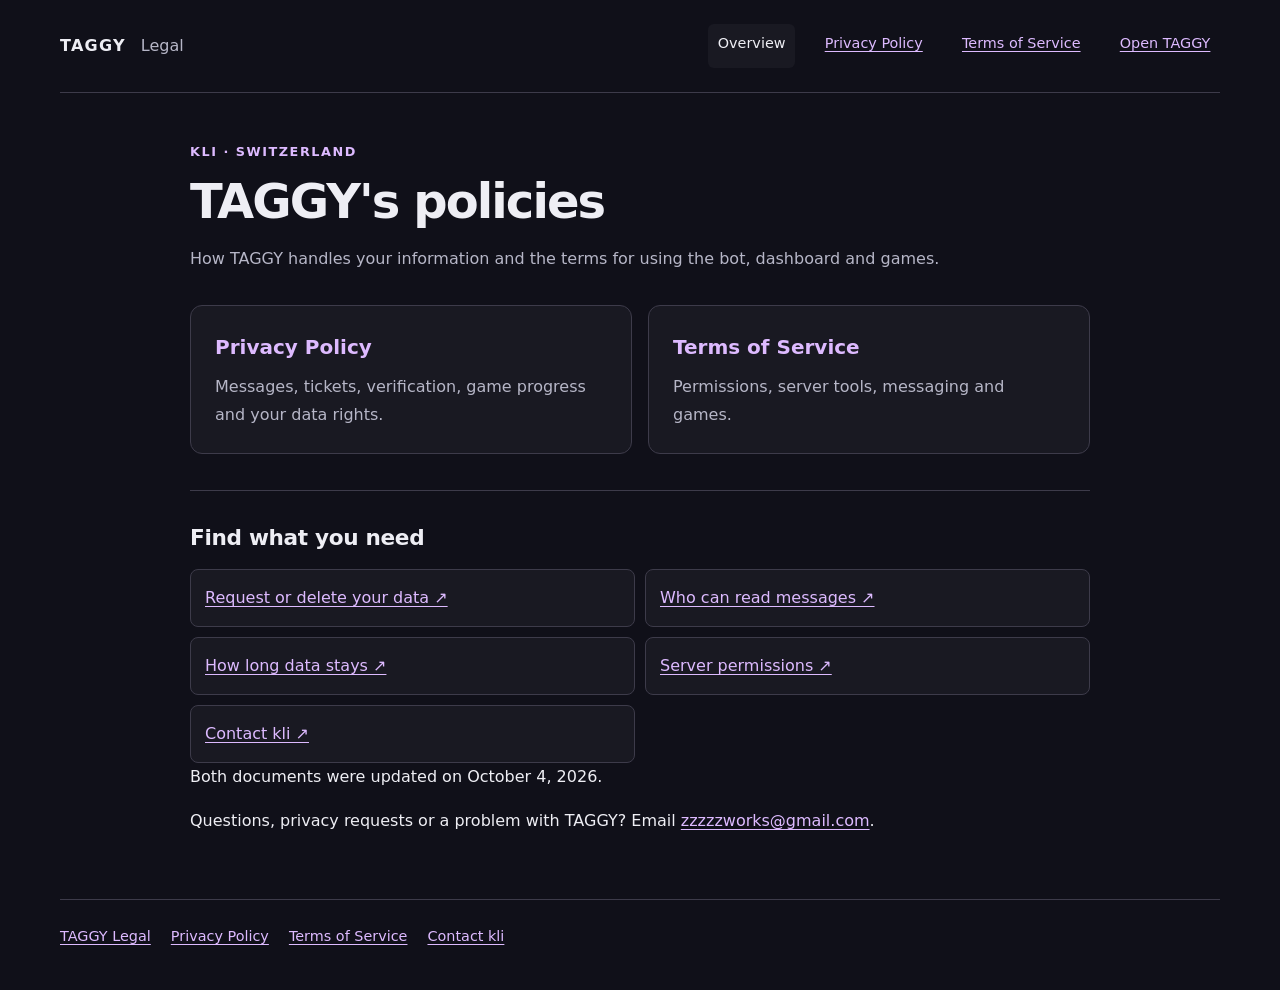
<file: index.html>
<!doctype html>
<html lang="en">
<head>
  <meta charset="utf-8">
  <meta name="viewport" content="width=device-width, initial-scale=1">
  <meta name="description" content="TAGGY's Privacy Policy, Terms of Service and contact details for kli.">
  <title>Legal | TAGGY</title>
  <link rel="stylesheet" href="legal.css">
</head>
<body>
  <a class="skip-link" href="#main-content">Skip to content</a>
  <header class="site-header">
    <a class="brand" href="index.html">TAGGY <span>Legal</span></a>
    <nav aria-label="Main navigation"><a href="index.html" aria-current="page">Overview</a><a href="privacy.html">Privacy Policy</a><a href="terms.html">Terms of Service</a><a href="https://lojjkli.site/taggy/">Open TAGGY</a></nav>
  </header>
  <main id="main-content" tabindex="-1">

    <p class="eyebrow">kli · Switzerland</p>
    <h1>TAGGY's policies</h1>
    <p class="muted">How TAGGY handles your information and the terms for using the bot, dashboard and games.</p>
    <div class="document-links">
      <a class="document-card" href="privacy.html"><strong>Privacy Policy</strong><span>Messages, tickets, verification, game progress and your data rights.</span></a>
      <a class="document-card" href="terms.html"><strong>Terms of Service</strong><span>Permissions, server tools, messaging and games.</span></a>
    </div>
    <section class="quick-links"><h2>Find what you need</h2><div class="quick-grid"><a href="privacy.html#rights">Request or delete your data ↗</a><a href="privacy.html#access">Who can read messages ↗</a><a href="privacy.html#retention">How long data stays ↗</a><a href="terms.html#permissions">Server permissions ↗</a><a href="mailto:zzzzzworks@gmail.com">Contact kli ↗</a></div></section>
    <p>Both documents were updated on <time datetime="2026-10-04">October 4, 2026</time>.</p>
    <p>Questions, privacy requests or a problem with TAGGY? Email <a href="mailto:zzzzzworks@gmail.com">zzzzzworks@gmail.com</a>.</p>
  </main>
  <footer><a href="index.html">TAGGY Legal</a><a href="privacy.html">Privacy Policy</a><a href="terms.html">Terms of Service</a><a href="mailto:zzzzzworks@gmail.com">Contact kli</a></footer>
</body>
</html>
</file>
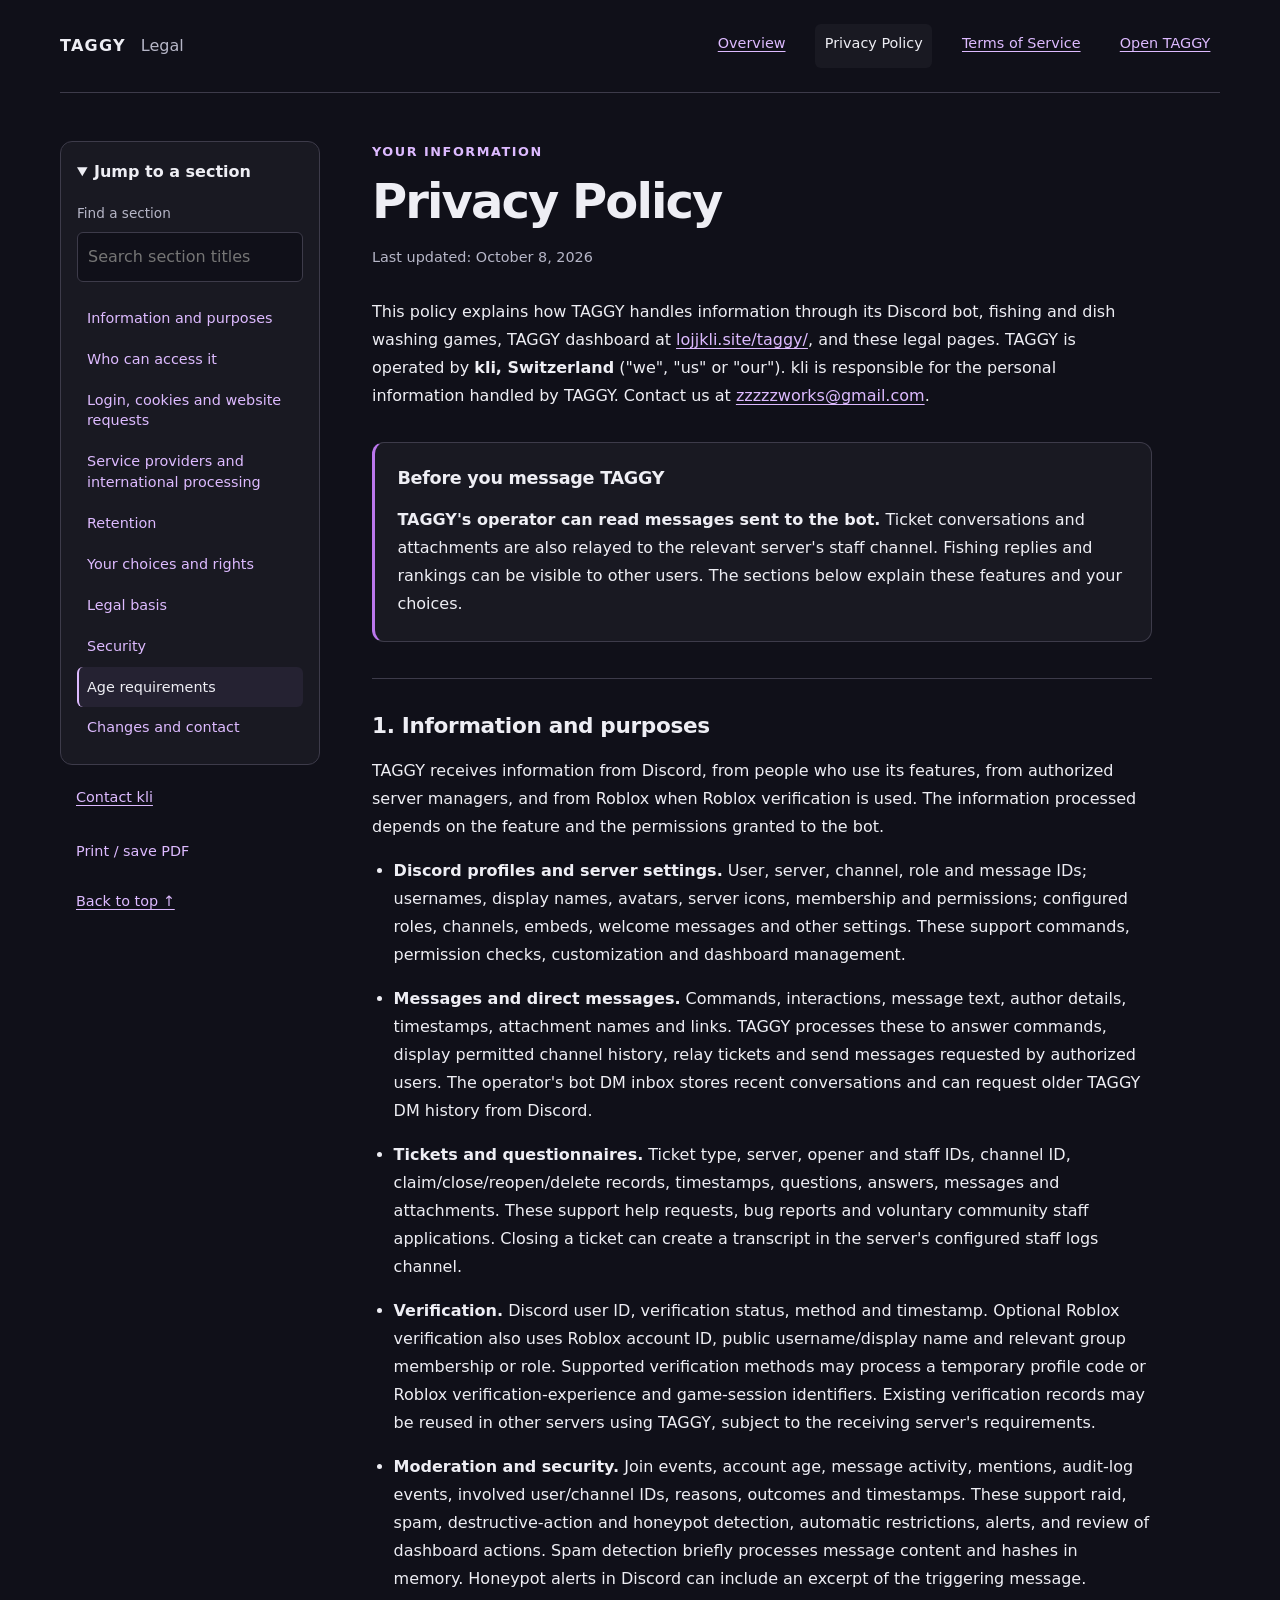
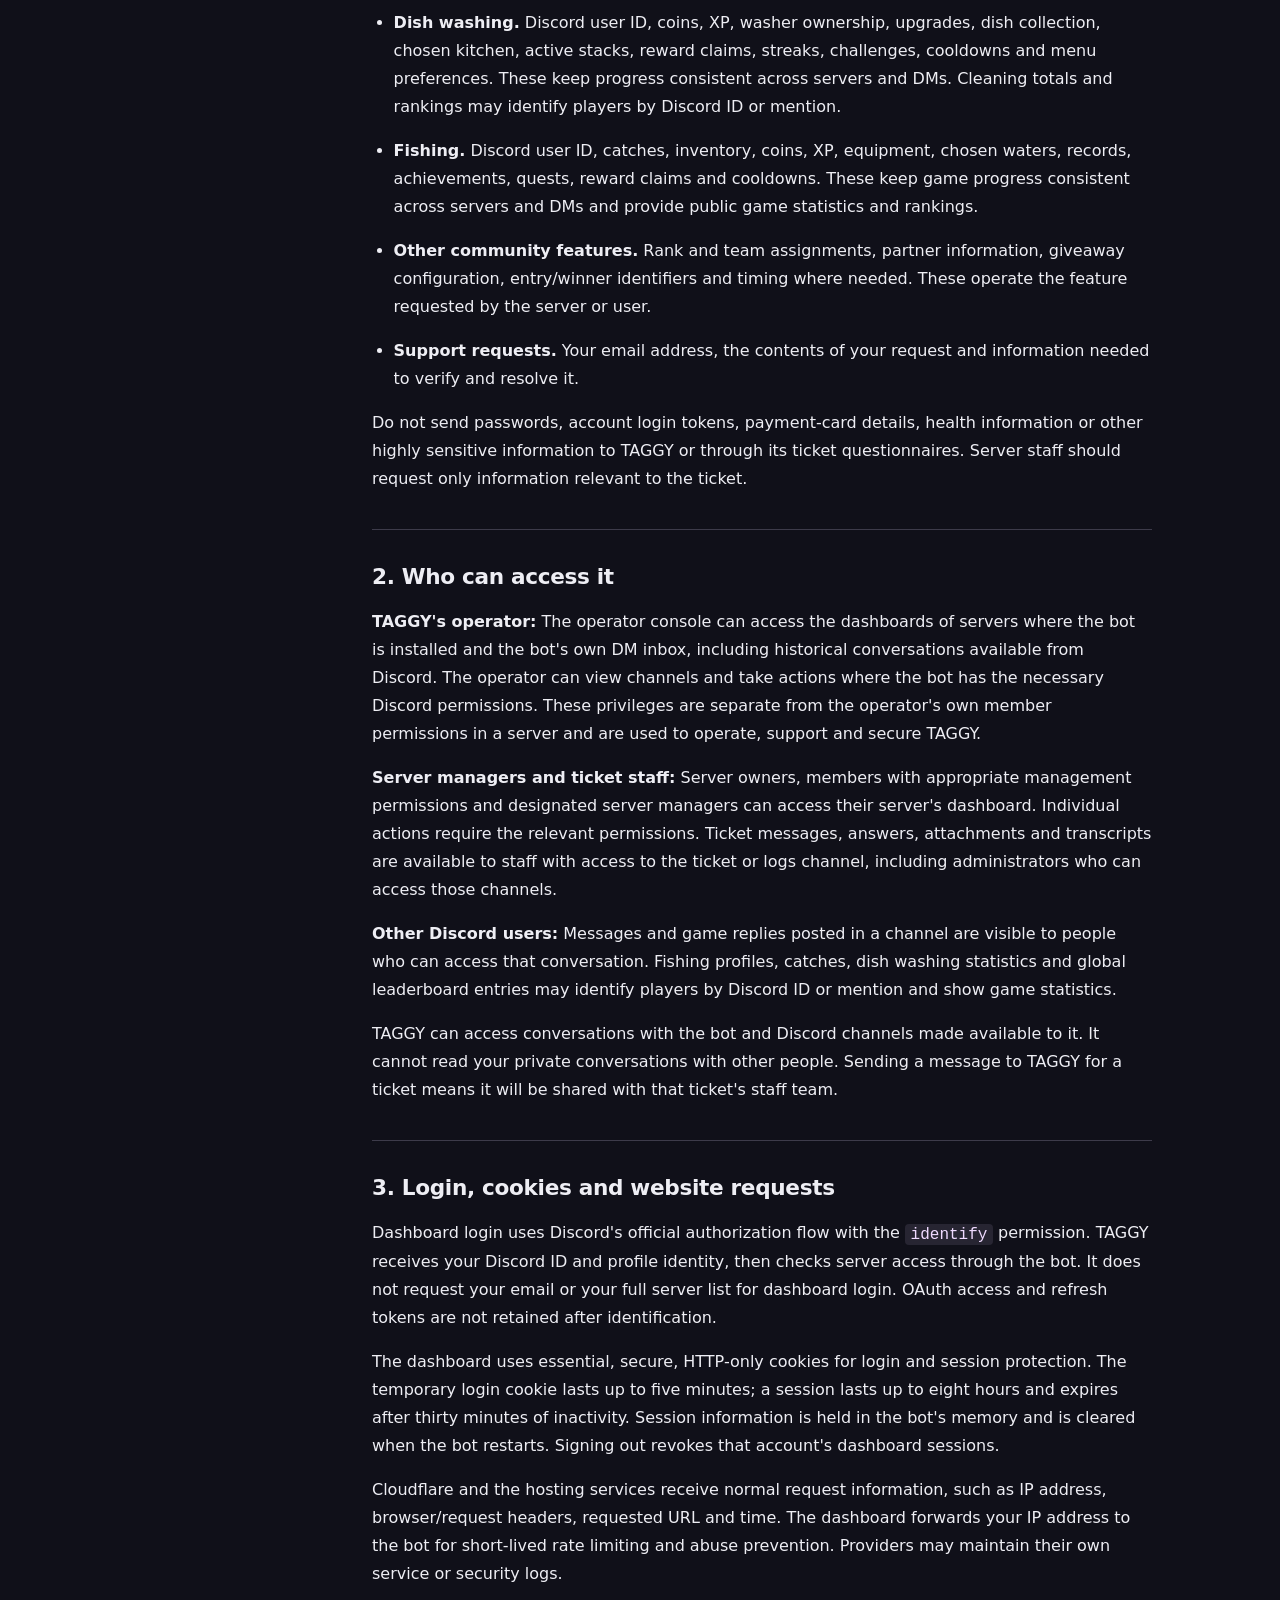
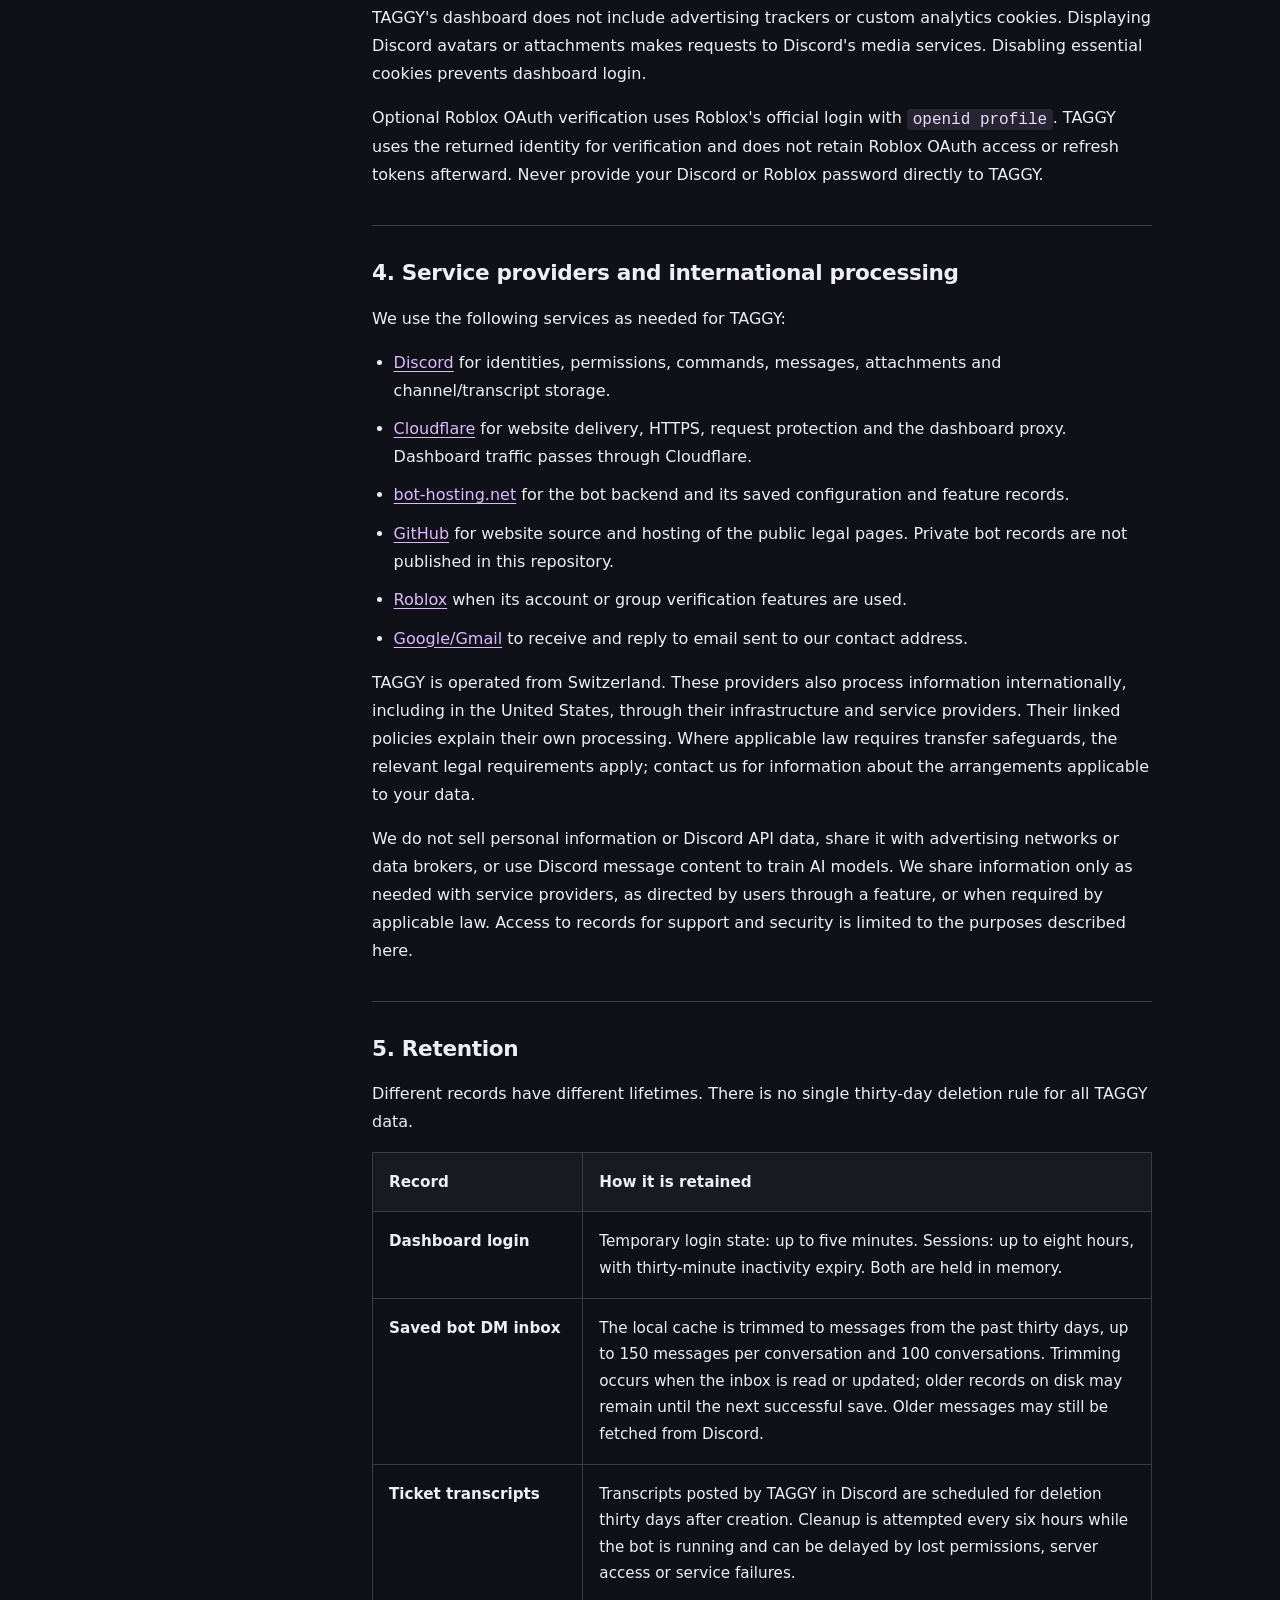
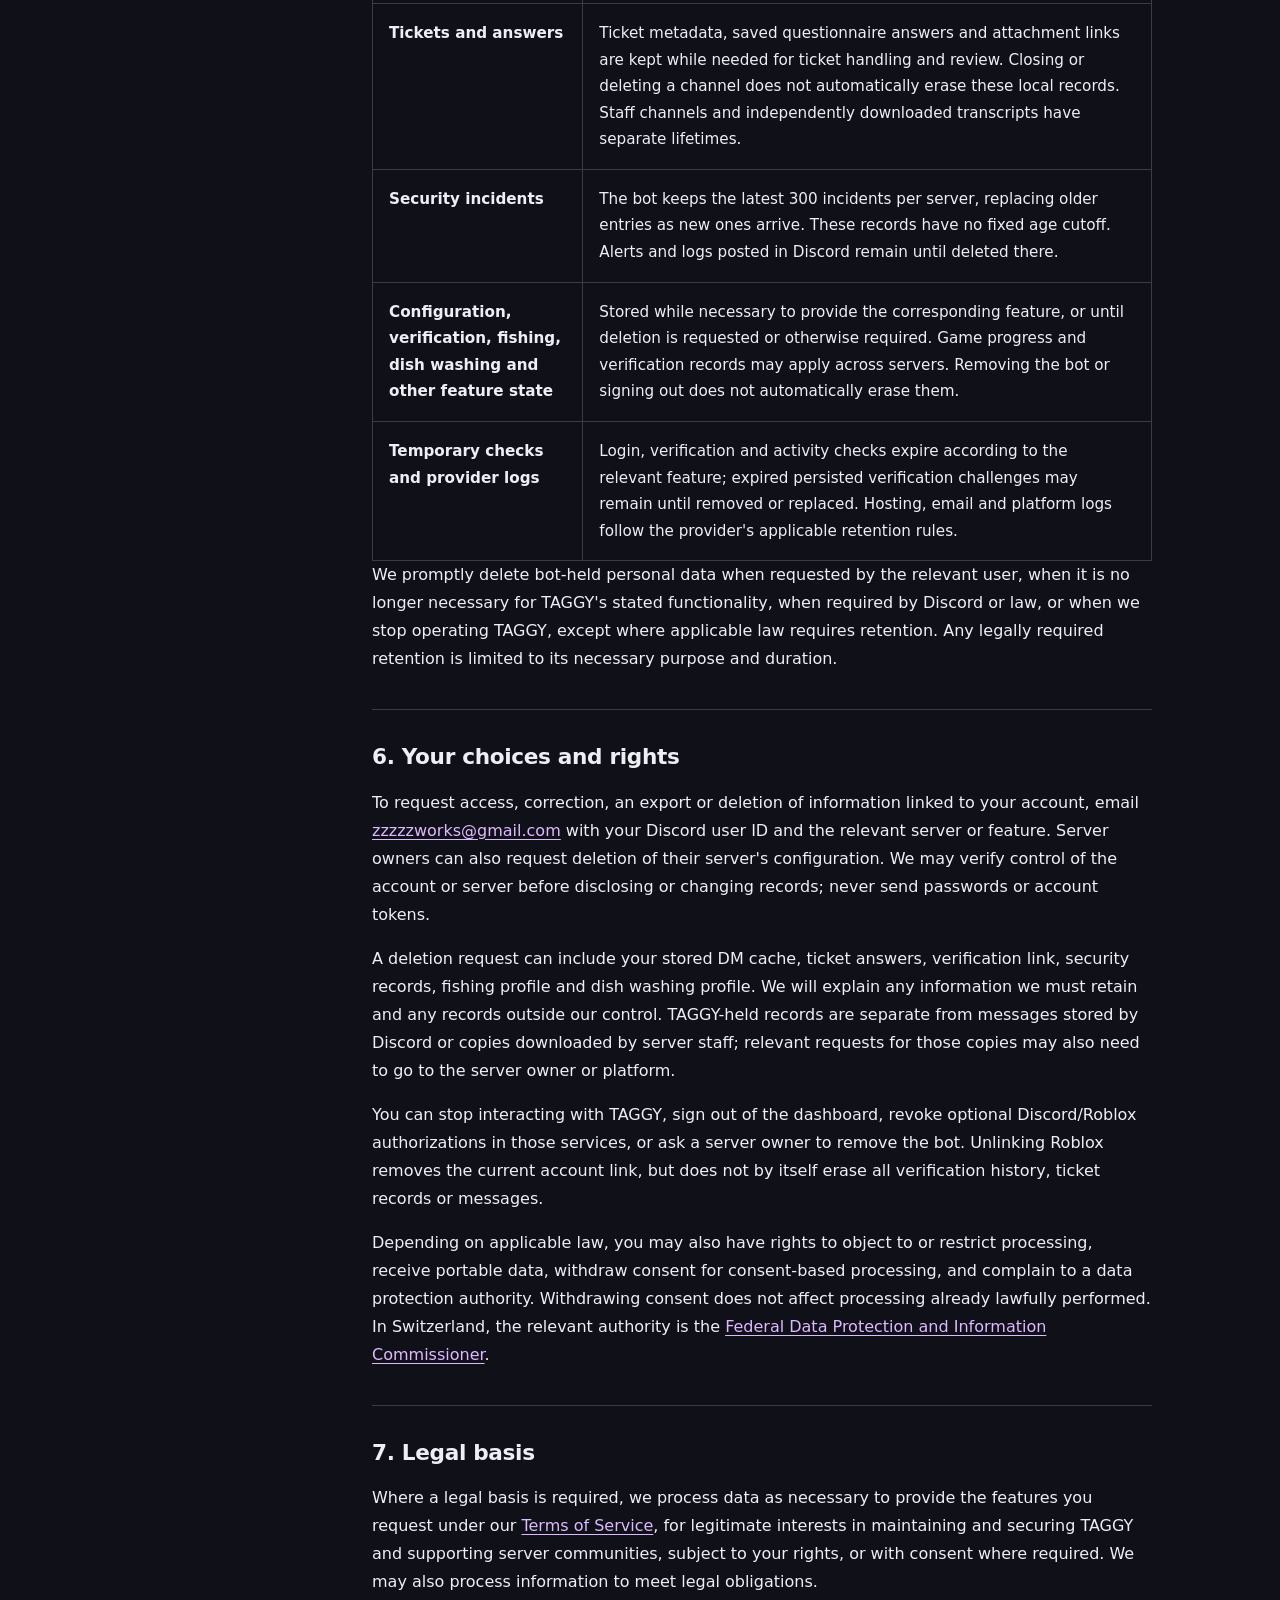
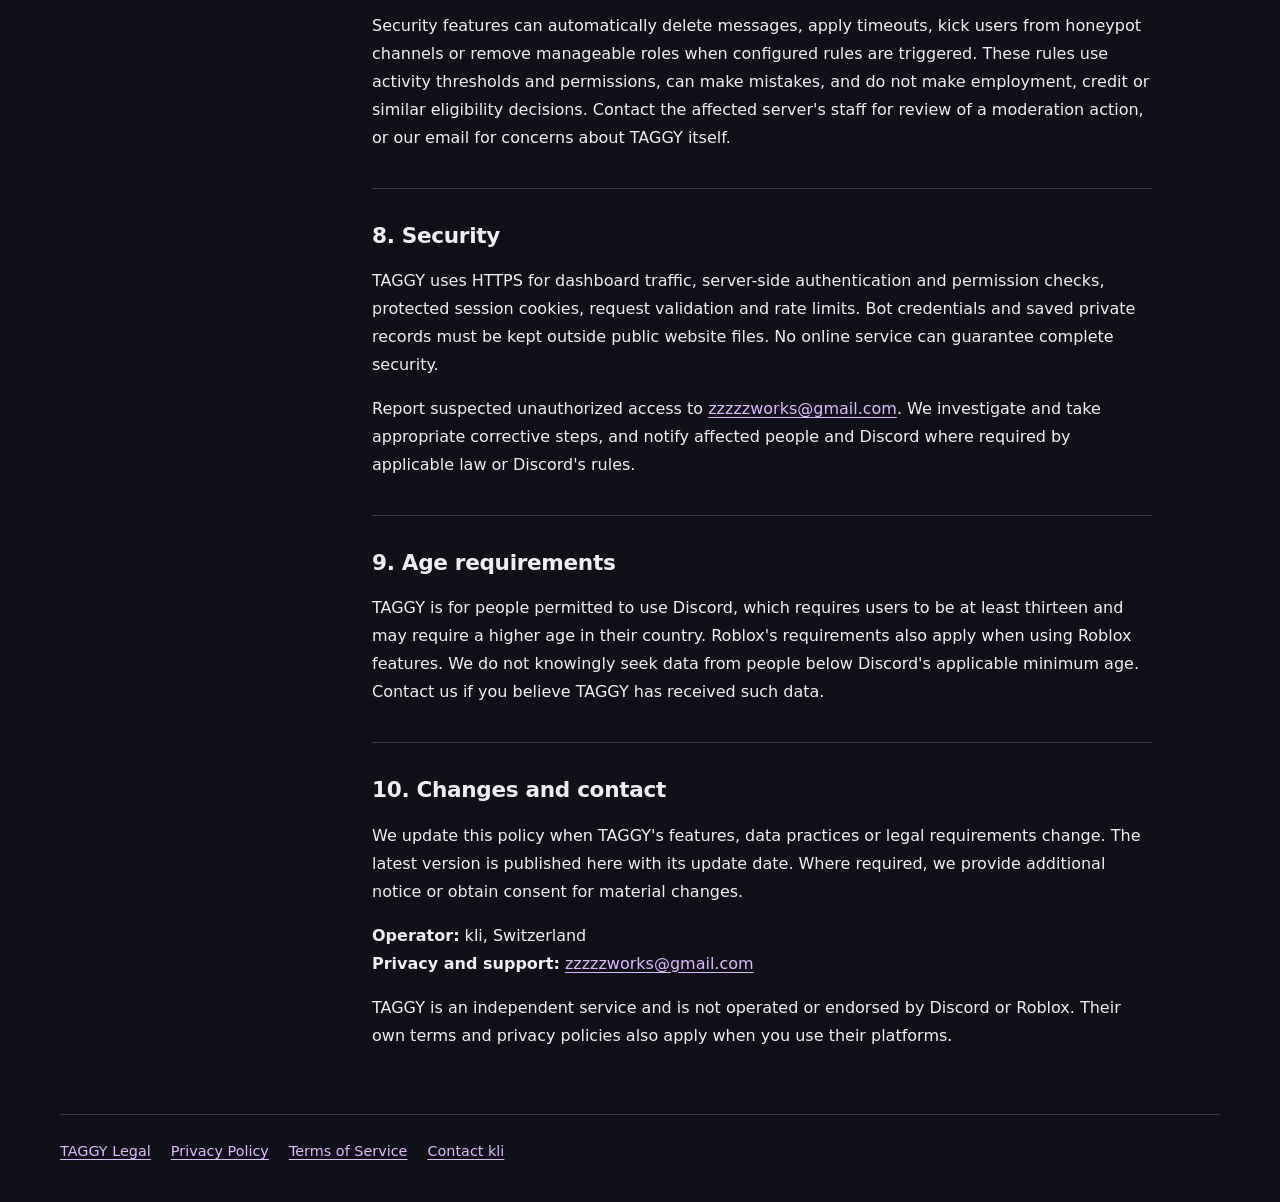
<file: privacy.html>
<!doctype html>
<html lang="en">
<head>
  <meta charset="utf-8">
  <meta name="viewport" content="width=device-width, initial-scale=1">
  <meta name="description" content="How TAGGY handles Discord messages, tickets, verification, dashboard access and fishing data, and how to request deletion.">
  <title>Privacy Policy | TAGGY</title>
  <link rel="stylesheet" href="legal.css">
  <script src="legal.js" defer></script>
</head>
<body>
  <a class="skip-link" href="#main-content">Skip to content</a>
  <header class="site-header">
    <a class="brand" href="index.html">TAGGY <span>Legal</span></a>
    <nav aria-label="Main navigation"><a href="index.html">Overview</a><a href="privacy.html" aria-current="page">Privacy Policy</a><a href="terms.html">Terms of Service</a><a href="https://lojjkli.site/taggy/">Open TAGGY</a></nav>
  </header>
  <main class="legal-page" id="main-content" tabindex="-1"><div class="legal-layout"><aside class="legal-sidebar"><details class="section-menu"><summary>Jump to a section</summary><nav aria-label="On this page"><label class="section-search">Find a section<input type="search" id="section-search" placeholder="Search section titles" autocomplete="off"></label><ol>
      <li><a href="#information">Information and purposes</a></li>
      <li><a href="#access">Who can access it</a></li>
      <li><a href="#login">Login, cookies and website requests</a></li>
      <li><a href="#providers">Service providers and international processing</a></li>
      <li><a href="#retention">Retention</a></li>
      <li><a href="#rights">Your choices and rights</a></li>
      <li><a href="#legal-basis">Legal basis</a></li>
      <li><a href="#security">Security</a></li>
      <li><a href="#children">Age requirements</a></li>
      <li><a href="#changes">Changes and contact</a></li>
    </ol><p id="section-empty" hidden role="status">No sections found.</p></nav></details><div class="legal-actions"><a href="mailto:zzzzzworks@gmail.com">Contact kli</a><button type="button" id="print-policy">Print / save PDF</button><a href="#main-content">Back to top ↑</a></div></aside><article>

    <p class="eyebrow">Your information</p>
    <h1>Privacy Policy</h1>
    <p class="updated">Last updated: <time datetime="2026-10-08">October 8, 2026</time></p>
    <p>This policy explains how TAGGY handles information through its Discord bot, fishing and dish washing games, TAGGY dashboard at <a href="https://lojjkli.site/taggy/">lojjkli.site/taggy/</a>, and these legal pages. TAGGY is operated by <strong>kli, Switzerland</strong> ("we", "us" or "our"). kli is responsible for the personal information handled by TAGGY. Contact us at <a href="mailto:zzzzzworks@gmail.com">zzzzzworks@gmail.com</a>.</p>

    <aside class="callout" aria-label="Key privacy information">
      <h2>Before you message TAGGY</h2>
      <p><strong>TAGGY's operator can read messages sent to the bot.</strong> Ticket conversations and attachments are also relayed to the relevant server's staff channel. Fishing replies and rankings can be visible to other users. The sections below explain these features and your choices.</p>
    </aside>


    <section id="information">
      <h2>1. Information and purposes</h2>
      <p>TAGGY receives information from Discord, from people who use its features, from authorized server managers, and from Roblox when Roblox verification is used. The information processed depends on the feature and the permissions granted to the bot.</p>
      <ul class="feature-list">
        <li><strong>Discord profiles and server settings.</strong> User, server, channel, role and message IDs; usernames, display names, avatars, server icons, membership and permissions; configured roles, channels, embeds, welcome messages and other settings. These support commands, permission checks, customization and dashboard management.</li>
        <li><strong>Messages and direct messages.</strong> Commands, interactions, message text, author details, timestamps, attachment names and links. TAGGY processes these to answer commands, display permitted channel history, relay tickets and send messages requested by authorized users. The operator's bot DM inbox stores recent conversations and can request older TAGGY DM history from Discord.</li>
        <li><strong>Tickets and questionnaires.</strong> Ticket type, server, opener and staff IDs, channel ID, claim/close/reopen/delete records, timestamps, questions, answers, messages and attachments. These support help requests, bug reports and voluntary community staff applications. Closing a ticket can create a transcript in the server's configured staff logs channel.</li>
        <li><strong>Verification.</strong> Discord user ID, verification status, method and timestamp. Optional Roblox verification also uses Roblox account ID, public username/display name and relevant group membership or role. Supported verification methods may process a temporary profile code or Roblox verification-experience and game-session identifiers. Existing verification records may be reused in other servers using TAGGY, subject to the receiving server's requirements.</li>
        <li><strong>Moderation and security.</strong> Join events, account age, message activity, mentions, audit-log events, involved user/channel IDs, reasons, outcomes and timestamps. These support raid, spam, destructive-action and honeypot detection, automatic restrictions, alerts, and review of dashboard actions. Spam detection briefly processes message content and hashes in memory. Honeypot alerts in Discord can include an excerpt of the triggering message.</li>
        <li><strong>Dish washing.</strong> Discord user ID, coins, XP, washer ownership, upgrades, dish collection, chosen kitchen, active stacks, reward claims, streaks, challenges, cooldowns and menu preferences. These keep progress consistent across servers and DMs. Cleaning totals and rankings may identify players by Discord ID or mention.</li>
        <li><strong>Fishing.</strong> Discord user ID, catches, inventory, coins, XP, equipment, chosen waters, records, achievements, quests, reward claims and cooldowns. These keep game progress consistent across servers and DMs and provide public game statistics and rankings.</li>
        <li><strong>Other community features.</strong> Rank and team assignments, partner information, giveaway configuration, entry/winner identifiers and timing where needed. These operate the feature requested by the server or user.</li>
        <li><strong>Support requests.</strong> Your email address, the contents of your request and information needed to verify and resolve it.</li>
      </ul>
      <p>Do not send passwords, account login tokens, payment-card details, health information or other highly sensitive information to TAGGY or through its ticket questionnaires. Server staff should request only information relevant to the ticket.</p>
    </section>

    <section id="access">
      <h2>2. Who can access it</h2>
      <p><strong>TAGGY's operator:</strong> The operator console can access the dashboards of servers where the bot is installed and the bot's own DM inbox, including historical conversations available from Discord. The operator can view channels and take actions where the bot has the necessary Discord permissions. These privileges are separate from the operator's own member permissions in a server and are used to operate, support and secure TAGGY.</p>
      <p><strong>Server managers and ticket staff:</strong> Server owners, members with appropriate management permissions and designated server managers can access their server's dashboard. Individual actions require the relevant permissions. Ticket messages, answers, attachments and transcripts are available to staff with access to the ticket or logs channel, including administrators who can access those channels.</p>
      <p><strong>Other Discord users:</strong> Messages and game replies posted in a channel are visible to people who can access that conversation. Fishing profiles, catches, dish washing statistics and global leaderboard entries may identify players by Discord ID or mention and show game statistics.</p>
      <p>TAGGY can access conversations with the bot and Discord channels made available to it. It cannot read your private conversations with other people. Sending a message to TAGGY for a ticket means it will be shared with that ticket's staff team.</p>
    </section>

    <section id="login">
      <h2>3. Login, cookies and website requests</h2>
      <p>Dashboard login uses Discord's official authorization flow with the <code>identify</code> permission. TAGGY receives your Discord ID and profile identity, then checks server access through the bot. It does not request your email or your full server list for dashboard login. OAuth access and refresh tokens are not retained after identification.</p>
      <p>The dashboard uses essential, secure, HTTP-only cookies for login and session protection. The temporary login cookie lasts up to five minutes; a session lasts up to eight hours and expires after thirty minutes of inactivity. Session information is held in the bot's memory and is cleared when the bot restarts. Signing out revokes that account's dashboard sessions.</p>
      <p>Cloudflare and the hosting services receive normal request information, such as IP address, browser/request headers, requested URL and time. The dashboard forwards your IP address to the bot for short-lived rate limiting and abuse prevention. Providers may maintain their own service or security logs.</p>
      <p>TAGGY's dashboard does not include advertising trackers or custom analytics cookies. Displaying Discord avatars or attachments makes requests to Discord's media services. Disabling essential cookies prevents dashboard login.</p>
      <p>Optional Roblox OAuth verification uses Roblox's official login with <code>openid profile</code>. TAGGY uses the returned identity for verification and does not retain Roblox OAuth access or refresh tokens afterward. Never provide your Discord or Roblox password directly to TAGGY.</p>
    </section>

    <section id="providers">
      <h2>4. Service providers and international processing</h2>
      <p>We use the following services as needed for TAGGY:</p>
      <ul>
        <li><a href="https://discord.com/privacy">Discord</a> for identities, permissions, commands, messages, attachments and channel/transcript storage.</li>
        <li><a href="https://www.cloudflare.com/privacypolicy/">Cloudflare</a> for website delivery, HTTPS, request protection and the dashboard proxy. Dashboard traffic passes through Cloudflare.</li>
        <li><a href="https://bot-hosting.net/">bot-hosting.net</a> for the bot backend and its saved configuration and feature records.</li>
        <li><a href="https://docs.github.com/en/site-policy/privacy-policies/github-general-privacy-statement">GitHub</a> for website source and hosting of the public legal pages. Private bot records are not published in this repository.</li>
        <li><a href="https://en.help.roblox.com/hc/en-us/articles/115004630823-Roblox-Privacy-and-Cookie-Policy">Roblox</a> when its account or group verification features are used.</li>
        <li><a href="https://policies.google.com/privacy">Google/Gmail</a> to receive and reply to email sent to our contact address.</li>
      </ul>
      <p>TAGGY is operated from Switzerland. These providers also process information internationally, including in the United States, through their infrastructure and service providers. Their linked policies explain their own processing. Where applicable law requires transfer safeguards, the relevant legal requirements apply; contact us for information about the arrangements applicable to your data.</p>
      <p>We do not sell personal information or Discord API data, share it with advertising networks or data brokers, or use Discord message content to train AI models. We share information only as needed with service providers, as directed by users through a feature, or when required by applicable law. Access to records for support and security is limited to the purposes described here.</p>
    </section>

    <section id="retention">
      <h2>5. Retention</h2>
      <p>Different records have different lifetimes. There is no single thirty-day deletion rule for all TAGGY data.</p>
      <div class="table-wrap" role="region" aria-label="Data retention details" tabindex="0">
        <table>
          <thead><tr><th scope="col">Record</th><th scope="col">How it is retained</th></tr></thead>
          <tbody>
            <tr><th scope="row">Dashboard login</th><td>Temporary login state: up to five minutes. Sessions: up to eight hours, with thirty-minute inactivity expiry. Both are held in memory.</td></tr>
            <tr><th scope="row">Saved bot DM inbox</th><td>The local cache is trimmed to messages from the past thirty days, up to 150 messages per conversation and 100 conversations. Trimming occurs when the inbox is read or updated; older records on disk may remain until the next successful save. Older messages may still be fetched from Discord.</td></tr>
            <tr><th scope="row">Ticket transcripts</th><td>Transcripts posted by TAGGY in Discord are scheduled for deletion thirty days after creation. Cleanup is attempted every six hours while the bot is running and can be delayed by lost permissions, server access or service failures.</td></tr>
            <tr><th scope="row">Tickets and answers</th><td>Ticket metadata, saved questionnaire answers and attachment links are kept while needed for ticket handling and review. Closing or deleting a channel does not automatically erase these local records. Staff channels and independently downloaded transcripts have separate lifetimes.</td></tr>
            <tr><th scope="row">Security incidents</th><td>The bot keeps the latest 300 incidents per server, replacing older entries as new ones arrive. These records have no fixed age cutoff. Alerts and logs posted in Discord remain until deleted there.</td></tr>
            <tr><th scope="row">Configuration, verification, fishing, dish washing and other feature state</th><td>Stored while necessary to provide the corresponding feature, or until deletion is requested or otherwise required. Game progress and verification records may apply across servers. Removing the bot or signing out does not automatically erase them.</td></tr>
            <tr><th scope="row">Temporary checks and provider logs</th><td>Login, verification and activity checks expire according to the relevant feature; expired persisted verification challenges may remain until removed or replaced. Hosting, email and platform logs follow the provider's applicable retention rules.</td></tr>
          </tbody>
        </table>
      </div>
      <p>We promptly delete bot-held personal data when requested by the relevant user, when it is no longer necessary for TAGGY's stated functionality, when required by Discord or law, or when we stop operating TAGGY, except where applicable law requires retention. Any legally required retention is limited to its necessary purpose and duration.</p>
    </section>

    <section id="rights">
      <h2>6. Your choices and rights</h2>
      <p>To request access, correction, an export or deletion of information linked to your account, email <a href="mailto:zzzzzworks@gmail.com">zzzzzworks@gmail.com</a> with your Discord user ID and the relevant server or feature. Server owners can also request deletion of their server's configuration. We may verify control of the account or server before disclosing or changing records; never send passwords or account tokens.</p>
      <p>A deletion request can include your stored DM cache, ticket answers, verification link, security records, fishing profile and dish washing profile. We will explain any information we must retain and any records outside our control. TAGGY-held records are separate from messages stored by Discord or copies downloaded by server staff; relevant requests for those copies may also need to go to the server owner or platform.</p>
      <p>You can stop interacting with TAGGY, sign out of the dashboard, revoke optional Discord/Roblox authorizations in those services, or ask a server owner to remove the bot. Unlinking Roblox removes the current account link, but does not by itself erase all verification history, ticket records or messages.</p>
      <p>Depending on applicable law, you may also have rights to object to or restrict processing, receive portable data, withdraw consent for consent-based processing, and complain to a data protection authority. Withdrawing consent does not affect processing already lawfully performed. In Switzerland, the relevant authority is the <a href="https://www.edoeb.admin.ch/en">Federal Data Protection and Information Commissioner</a>.</p>
    </section>

    <section id="legal-basis">
      <h2>7. Legal basis</h2>
      <p>Where a legal basis is required, we process data as necessary to provide the features you request under our <a href="terms.html">Terms of Service</a>, for legitimate interests in maintaining and securing TAGGY and supporting server communities, subject to your rights, or with consent where required. We may also process information to meet legal obligations.</p>
      <p>Security features can automatically delete messages, apply timeouts, kick users from honeypot channels or remove manageable roles when configured rules are triggered. These rules use activity thresholds and permissions, can make mistakes, and do not make employment, credit or similar eligibility decisions. Contact the affected server's staff for review of a moderation action, or our email for concerns about TAGGY itself.</p>
    </section>

    <section id="security">
      <h2>8. Security</h2>
      <p>TAGGY uses HTTPS for dashboard traffic, server-side authentication and permission checks, protected session cookies, request validation and rate limits. Bot credentials and saved private records must be kept outside public website files. No online service can guarantee complete security.</p>
      <p>Report suspected unauthorized access to <a href="mailto:zzzzzworks@gmail.com">zzzzzworks@gmail.com</a>. We investigate and take appropriate corrective steps, and notify affected people and Discord where required by applicable law or Discord's rules.</p>
    </section>

    <section id="children">
      <h2>9. Age requirements</h2>
      <p>TAGGY is for people permitted to use Discord, which requires users to be at least thirteen and may require a higher age in their country. Roblox's requirements also apply when using Roblox features. We do not knowingly seek data from people below Discord's applicable minimum age. Contact us if you believe TAGGY has received such data.</p>
    </section>

    <section id="changes">
      <h2>10. Changes and contact</h2>
      <p>We update this policy when TAGGY's features, data practices or legal requirements change. The latest version is published here with its update date. Where required, we provide additional notice or obtain consent for material changes.</p>
      <p><strong>Operator:</strong> kli, Switzerland<br><strong>Privacy and support:</strong> <a href="mailto:zzzzzworks@gmail.com">zzzzzworks@gmail.com</a></p>
      <p>TAGGY is an independent service and is not operated or endorsed by Discord or Roblox. Their own terms and privacy policies also apply when you use their platforms.</p>
    </section>
</article></div>  </main>
  <footer><a href="index.html">TAGGY Legal</a><a href="privacy.html">Privacy Policy</a><a href="terms.html">Terms of Service</a><a href="mailto:zzzzzworks@gmail.com">Contact kli</a></footer>
</body>
</html>
</file>
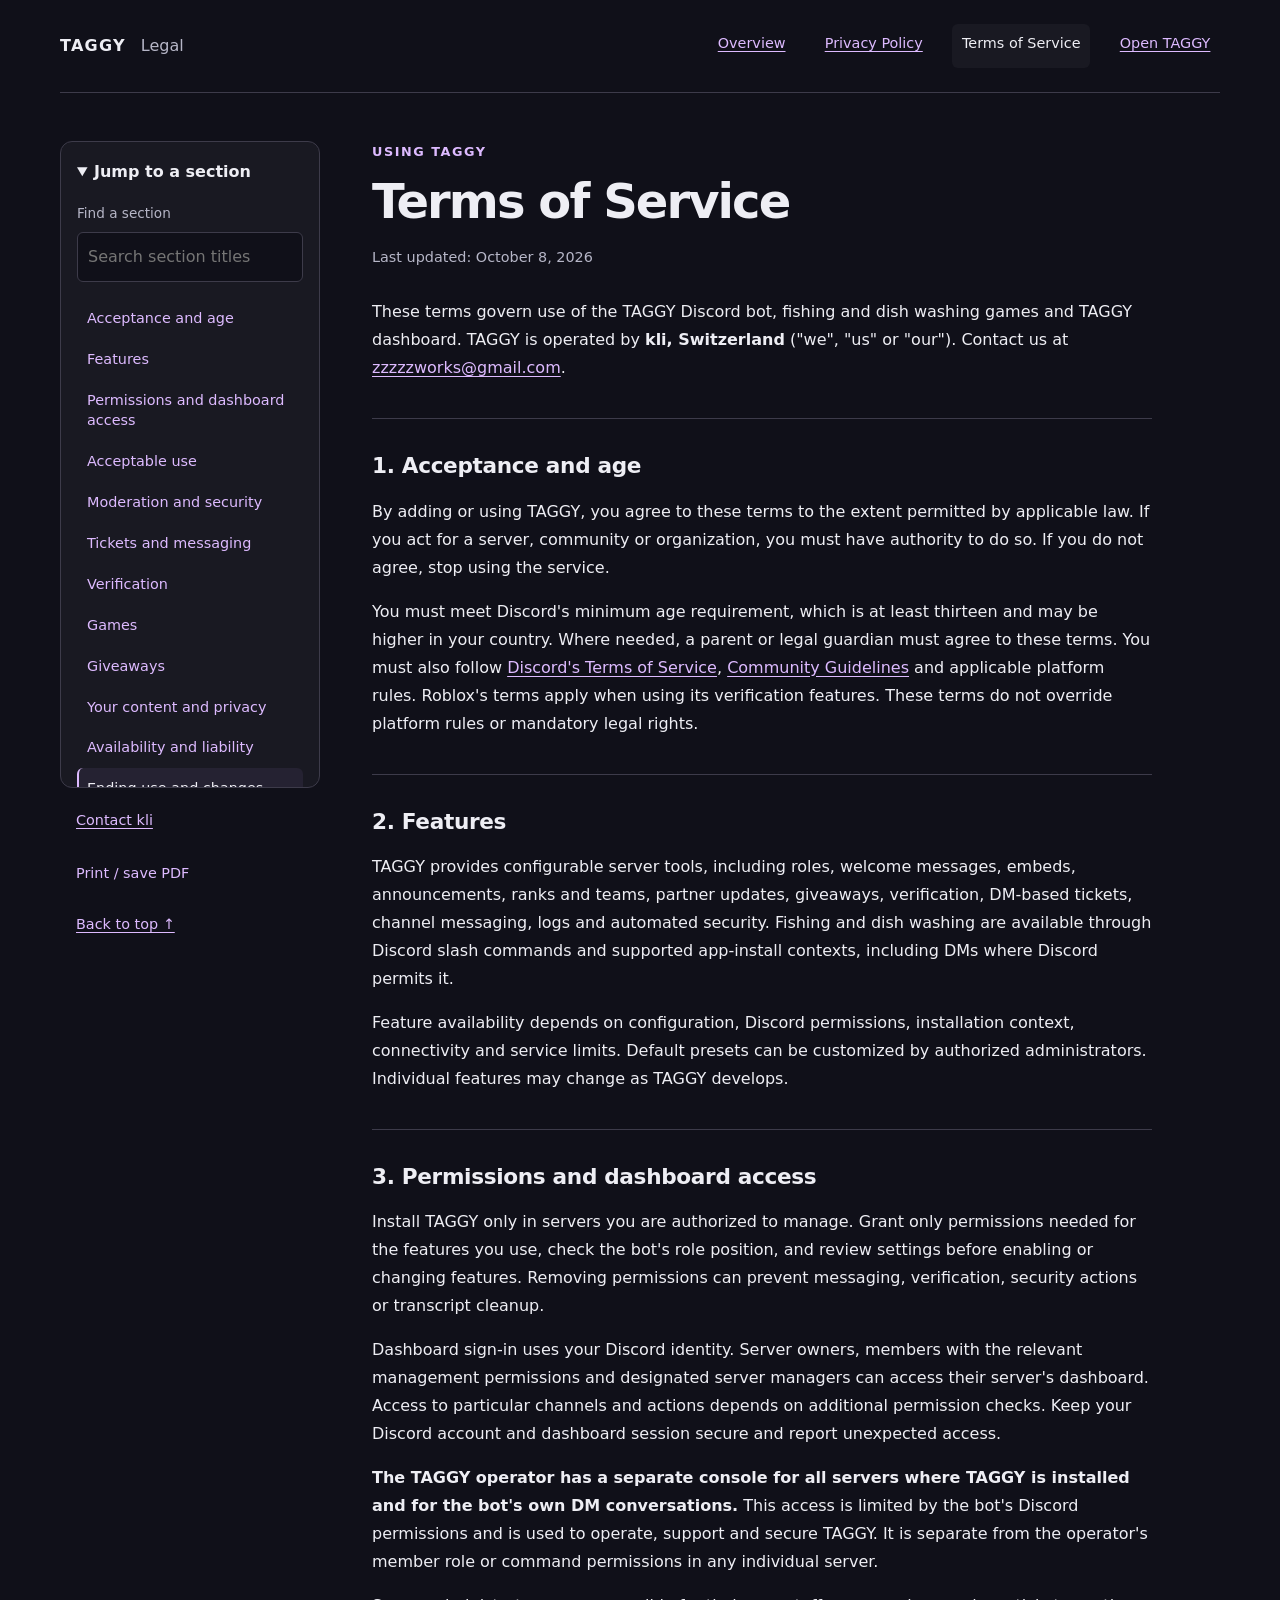
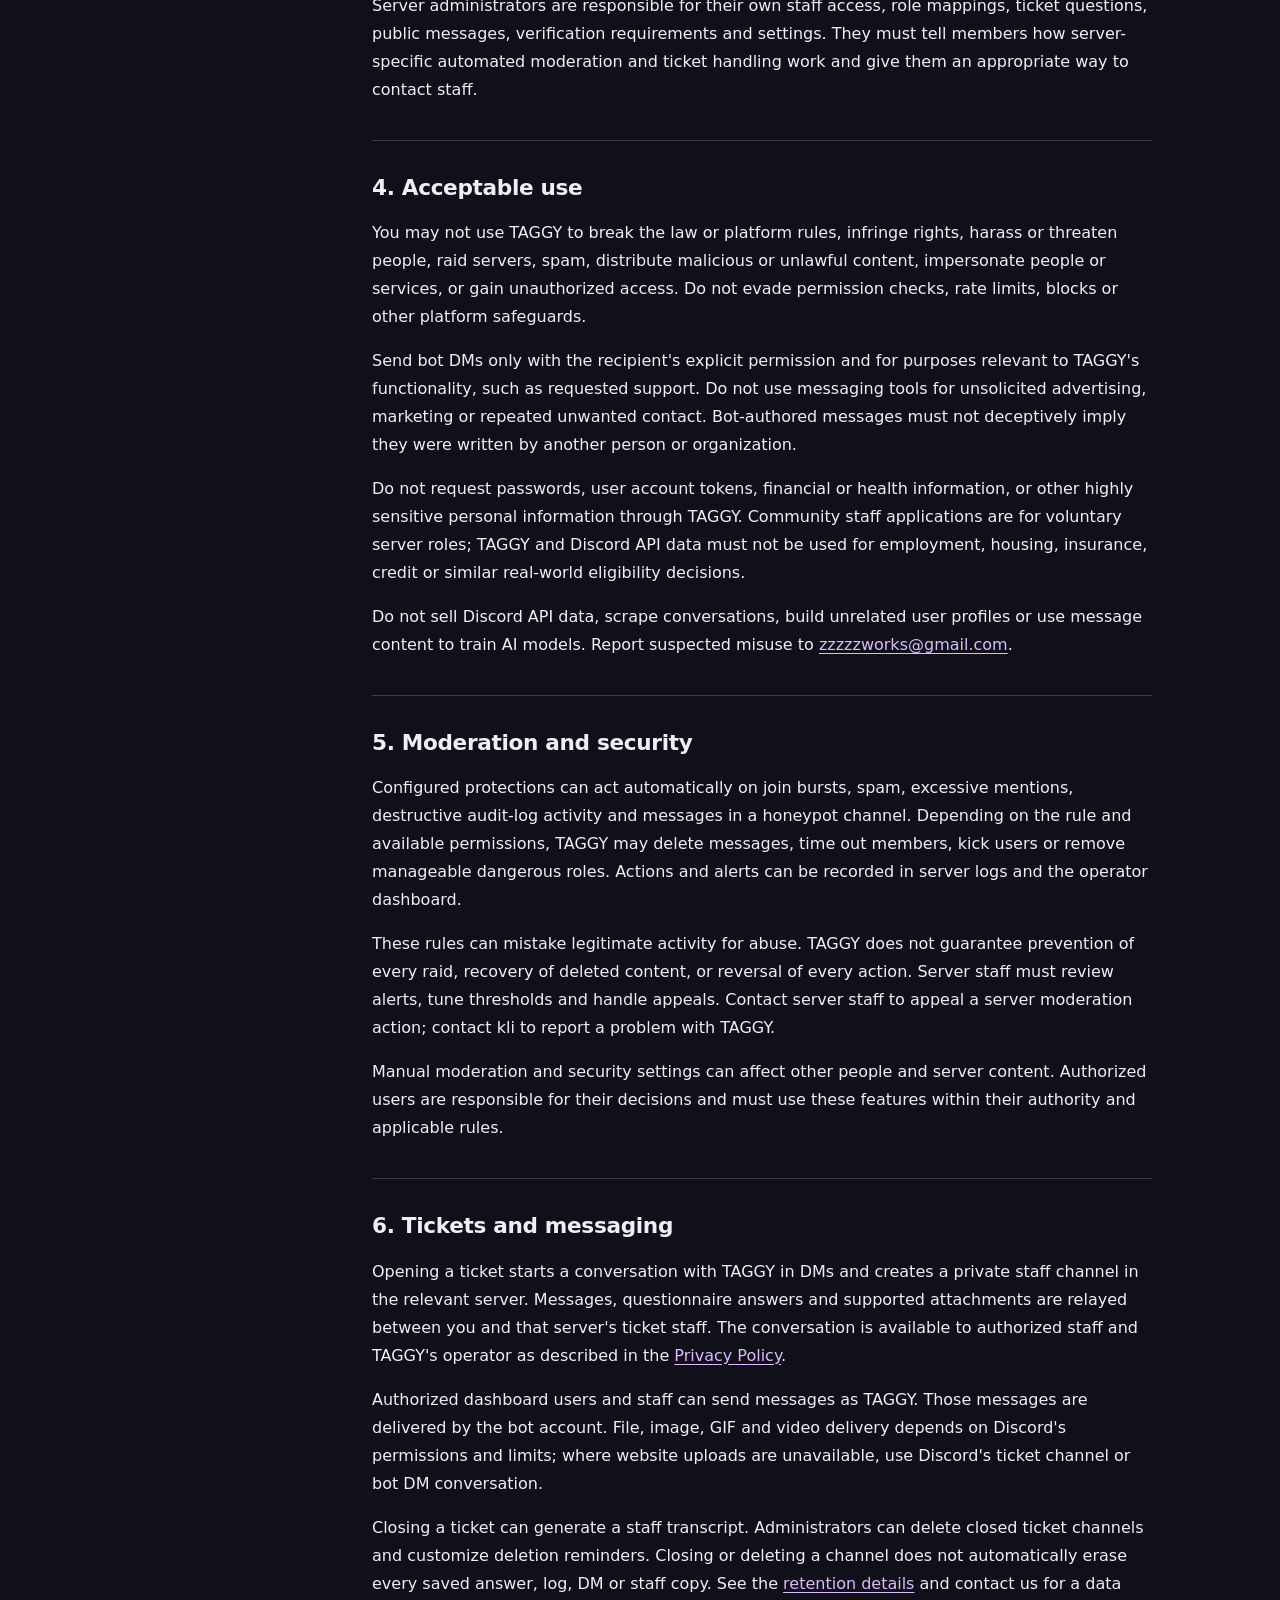
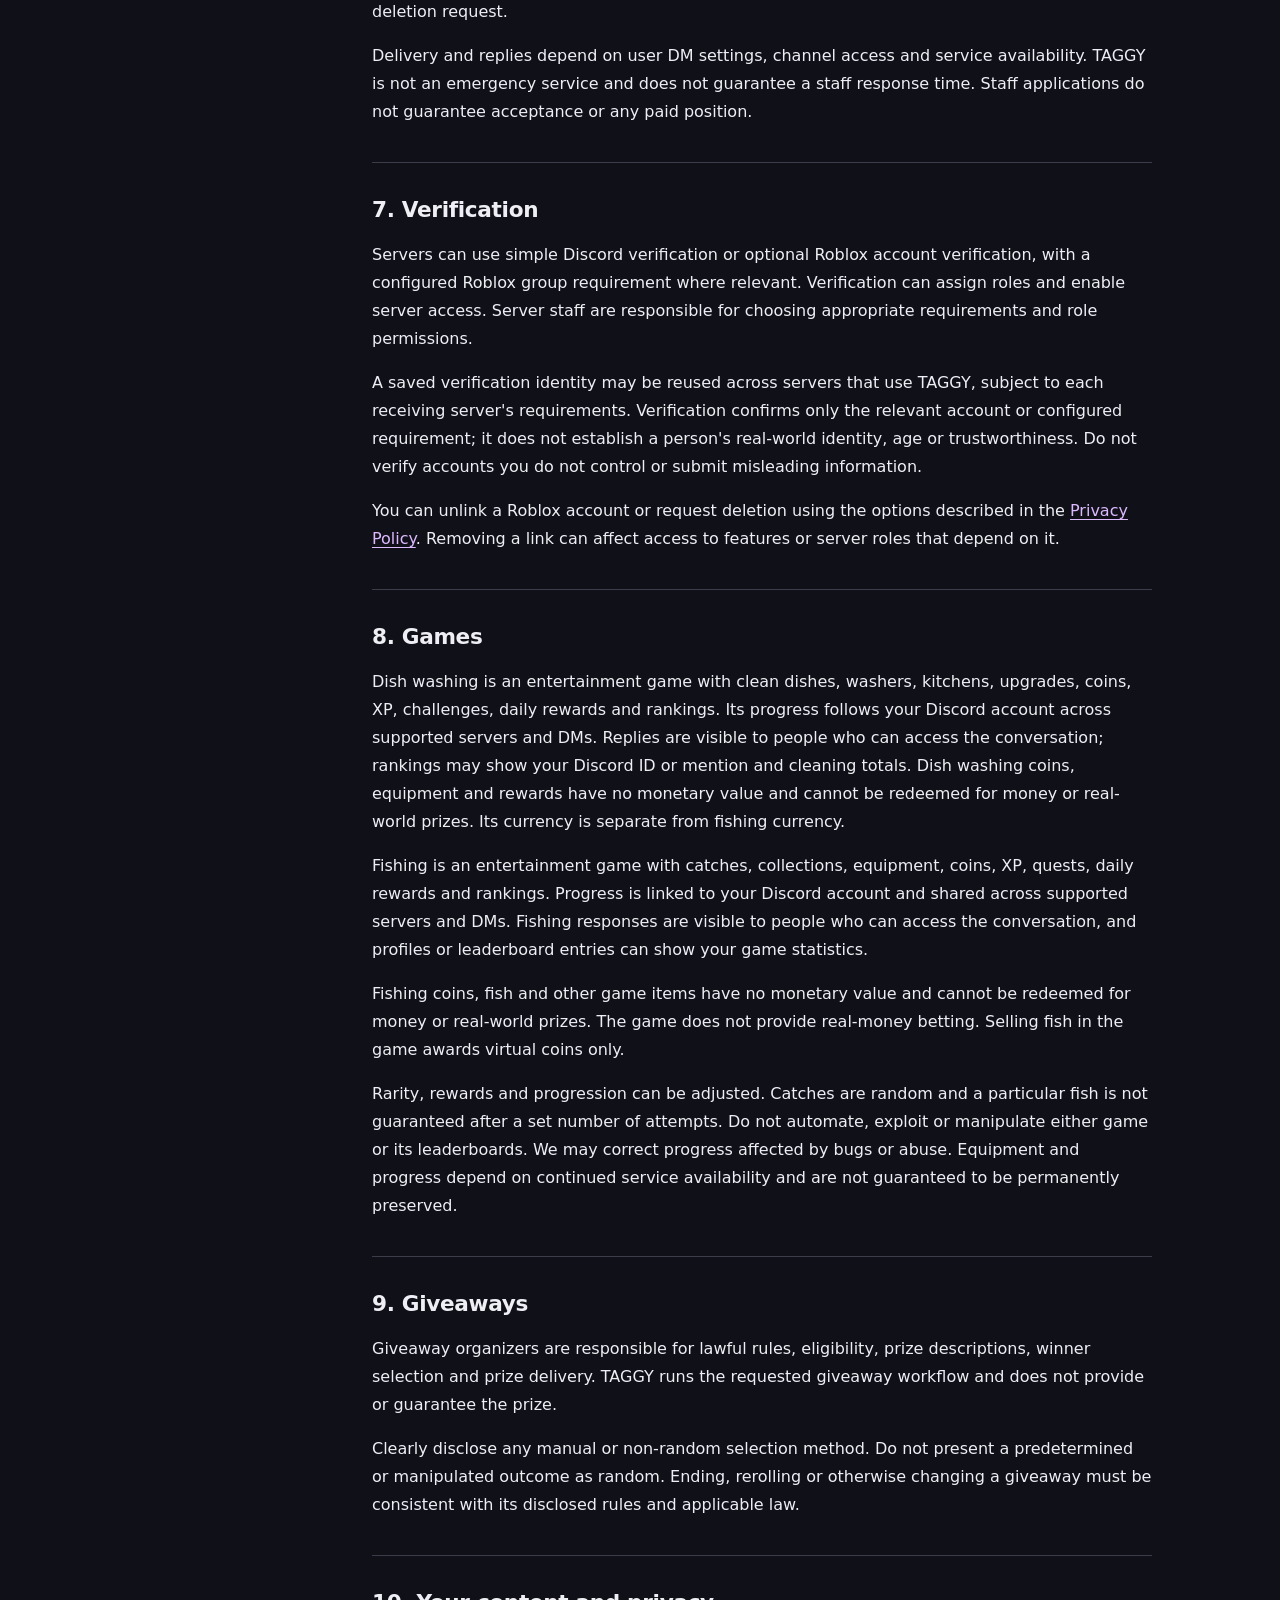
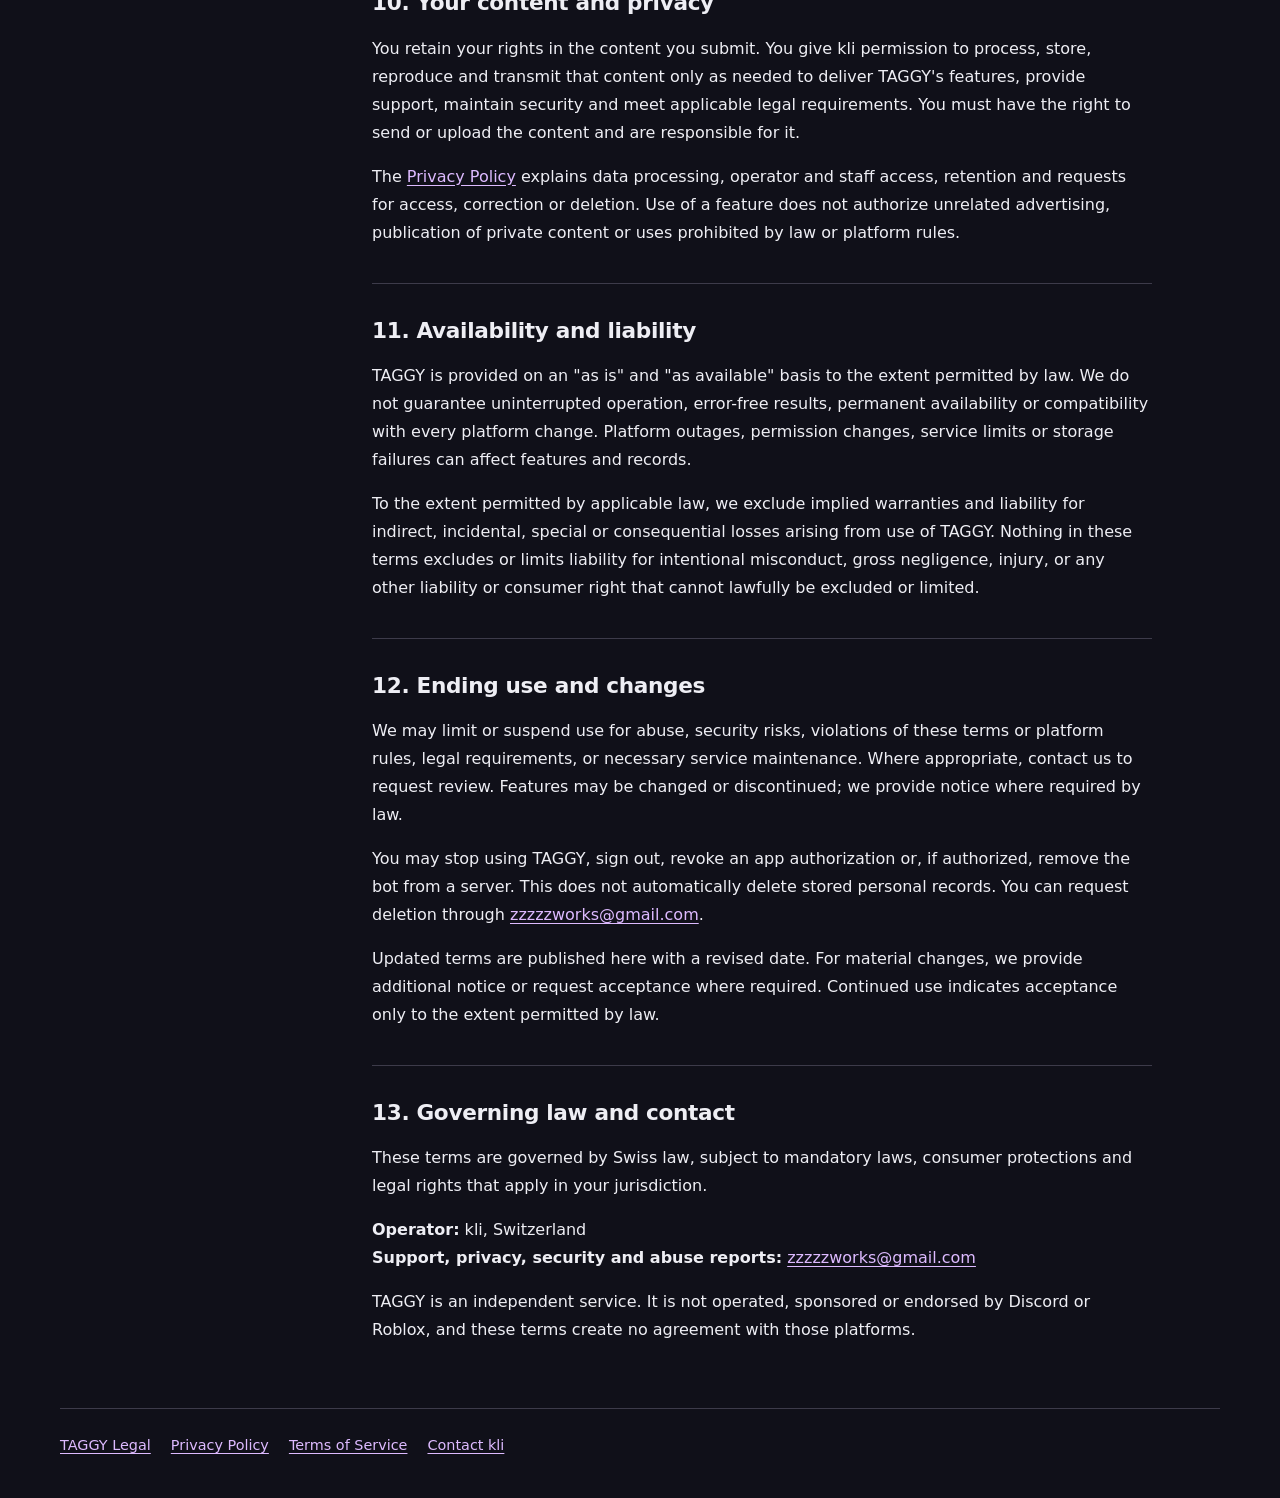
<file: terms.html>
<!doctype html>
<html lang="en">
<head>
  <meta charset="utf-8">
  <meta name="viewport" content="width=device-width, initial-scale=1">
  <meta name="description" content="Terms for using TAGGY's Discord bot, dashboard, tickets, verification, moderation and fishing app.">
  <title>Terms of Service | TAGGY</title>
  <link rel="stylesheet" href="legal.css">
  <script src="legal.js" defer></script>
</head>
<body>
  <a class="skip-link" href="#main-content">Skip to content</a>
  <header class="site-header">
    <a class="brand" href="index.html">TAGGY <span>Legal</span></a>
    <nav aria-label="Main navigation"><a href="index.html">Overview</a><a href="privacy.html">Privacy Policy</a><a href="terms.html" aria-current="page">Terms of Service</a><a href="https://lojjkli.site/taggy/">Open TAGGY</a></nav>
  </header>
  <main class="legal-page" id="main-content" tabindex="-1"><div class="legal-layout"><aside class="legal-sidebar"><details class="section-menu"><summary>Jump to a section</summary><nav aria-label="On this page"><label class="section-search">Find a section<input type="search" id="section-search" placeholder="Search section titles" autocomplete="off"></label><ol>
      <li><a href="#acceptance">Acceptance and age</a></li>
      <li><a href="#features">Features</a></li>
      <li><a href="#permissions">Permissions and dashboard access</a></li>
      <li><a href="#acceptable-use">Acceptable use</a></li>
      <li><a href="#moderation">Moderation and security</a></li>
      <li><a href="#tickets">Tickets and messaging</a></li>
      <li><a href="#verification">Verification</a></li>
      <li><a href="#fishing">Games</a></li>
      <li><a href="#giveaways">Giveaways</a></li>
      <li><a href="#content">Your content and privacy</a></li>
      <li><a href="#availability">Availability and liability</a></li>
      <li><a href="#ending">Ending use and changes</a></li>
      <li><a href="#law">Governing law and contact</a></li>
    </ol><p id="section-empty" hidden role="status">No sections found.</p></nav></details><div class="legal-actions"><a href="mailto:zzzzzworks@gmail.com">Contact kli</a><button type="button" id="print-policy">Print / save PDF</button><a href="#main-content">Back to top ↑</a></div></aside><article>

    <p class="eyebrow">Using TAGGY</p>
    <h1>Terms of Service</h1>
    <p class="updated">Last updated: <time datetime="2026-10-08">October 8, 2026</time></p>
    <p>These terms govern use of the TAGGY Discord bot, fishing and dish washing games and TAGGY dashboard. TAGGY is operated by <strong>kli, Switzerland</strong> ("we", "us" or "our"). Contact us at <a href="mailto:zzzzzworks@gmail.com">zzzzzworks@gmail.com</a>.</p>


    <section id="acceptance">
      <h2>1. Acceptance and age</h2>
      <p>By adding or using TAGGY, you agree to these terms to the extent permitted by applicable law. If you act for a server, community or organization, you must have authority to do so. If you do not agree, stop using the service.</p>
      <p>You must meet Discord's minimum age requirement, which is at least thirteen and may be higher in your country. Where needed, a parent or legal guardian must agree to these terms. You must also follow <a href="https://discord.com/terms">Discord's Terms of Service</a>, <a href="https://discord.com/guidelines">Community Guidelines</a> and applicable platform rules. Roblox's terms apply when using its verification features. These terms do not override platform rules or mandatory legal rights.</p>
    </section>

    <section id="features">
      <h2>2. Features</h2>
      <p>TAGGY provides configurable server tools, including roles, welcome messages, embeds, announcements, ranks and teams, partner updates, giveaways, verification, DM-based tickets, channel messaging, logs and automated security. Fishing and dish washing are available through Discord slash commands and supported app-install contexts, including DMs where Discord permits it.</p>
      <p>Feature availability depends on configuration, Discord permissions, installation context, connectivity and service limits. Default presets can be customized by authorized administrators. Individual features may change as TAGGY develops.</p>
    </section>

    <section id="permissions">
      <h2>3. Permissions and dashboard access</h2>
      <p>Install TAGGY only in servers you are authorized to manage. Grant only permissions needed for the features you use, check the bot's role position, and review settings before enabling or changing features. Removing permissions can prevent messaging, verification, security actions or transcript cleanup.</p>
      <p>Dashboard sign-in uses your Discord identity. Server owners, members with the relevant management permissions and designated server managers can access their server's dashboard. Access to particular channels and actions depends on additional permission checks. Keep your Discord account and dashboard session secure and report unexpected access.</p>
      <p><strong>The TAGGY operator has a separate console for all servers where TAGGY is installed and for the bot's own DM conversations.</strong> This access is limited by the bot's Discord permissions and is used to operate, support and secure TAGGY. It is separate from the operator's member role or command permissions in any individual server.</p>
      <p>Server administrators are responsible for their own staff access, role mappings, ticket questions, public messages, verification requirements and settings. They must tell members how server-specific automated moderation and ticket handling work and give them an appropriate way to contact staff.</p>
    </section>

    <section id="acceptable-use">
      <h2>4. Acceptable use</h2>
      <p>You may not use TAGGY to break the law or platform rules, infringe rights, harass or threaten people, raid servers, spam, distribute malicious or unlawful content, impersonate people or services, or gain unauthorized access. Do not evade permission checks, rate limits, blocks or other platform safeguards.</p>
      <p>Send bot DMs only with the recipient's explicit permission and for purposes relevant to TAGGY's functionality, such as requested support. Do not use messaging tools for unsolicited advertising, marketing or repeated unwanted contact. Bot-authored messages must not deceptively imply they were written by another person or organization.</p>
      <p>Do not request passwords, user account tokens, financial or health information, or other highly sensitive personal information through TAGGY. Community staff applications are for voluntary server roles; TAGGY and Discord API data must not be used for employment, housing, insurance, credit or similar real-world eligibility decisions.</p>
      <p>Do not sell Discord API data, scrape conversations, build unrelated user profiles or use message content to train AI models. Report suspected misuse to <a href="mailto:zzzzzworks@gmail.com">zzzzzworks@gmail.com</a>.</p>
    </section>

    <section id="moderation">
      <h2>5. Moderation and security</h2>
      <p>Configured protections can act automatically on join bursts, spam, excessive mentions, destructive audit-log activity and messages in a honeypot channel. Depending on the rule and available permissions, TAGGY may delete messages, time out members, kick users or remove manageable dangerous roles. Actions and alerts can be recorded in server logs and the operator dashboard.</p>
      <p>These rules can mistake legitimate activity for abuse. TAGGY does not guarantee prevention of every raid, recovery of deleted content, or reversal of every action. Server staff must review alerts, tune thresholds and handle appeals. Contact server staff to appeal a server moderation action; contact kli to report a problem with TAGGY.</p>
      <p>Manual moderation and security settings can affect other people and server content. Authorized users are responsible for their decisions and must use these features within their authority and applicable rules.</p>
    </section>

    <section id="tickets">
      <h2>6. Tickets and messaging</h2>
      <p>Opening a ticket starts a conversation with TAGGY in DMs and creates a private staff channel in the relevant server. Messages, questionnaire answers and supported attachments are relayed between you and that server's ticket staff. The conversation is available to authorized staff and TAGGY's operator as described in the <a href="privacy.html#access">Privacy Policy</a>.</p>
      <p>Authorized dashboard users and staff can send messages as TAGGY. Those messages are delivered by the bot account. File, image, GIF and video delivery depends on Discord's permissions and limits; where website uploads are unavailable, use Discord's ticket channel or bot DM conversation.</p>
      <p>Closing a ticket can generate a staff transcript. Administrators can delete closed ticket channels and customize deletion reminders. Closing or deleting a channel does not automatically erase every saved answer, log, DM or staff copy. See the <a href="privacy.html#retention">retention details</a> and contact us for a data deletion request.</p>
      <p>Delivery and replies depend on user DM settings, channel access and service availability. TAGGY is not an emergency service and does not guarantee a staff response time. Staff applications do not guarantee acceptance or any paid position.</p>
    </section>

    <section id="verification">
      <h2>7. Verification</h2>
      <p>Servers can use simple Discord verification or optional Roblox account verification, with a configured Roblox group requirement where relevant. Verification can assign roles and enable server access. Server staff are responsible for choosing appropriate requirements and role permissions.</p>
      <p>A saved verification identity may be reused across servers that use TAGGY, subject to each receiving server's requirements. Verification confirms only the relevant account or configured requirement; it does not establish a person's real-world identity, age or trustworthiness. Do not verify accounts you do not control or submit misleading information.</p>
      <p>You can unlink a Roblox account or request deletion using the options described in the <a href="privacy.html#rights">Privacy Policy</a>. Removing a link can affect access to features or server roles that depend on it.</p>
    </section>

    <section id="fishing">
      <h2>8. Games</h2>
      <p>Dish washing is an entertainment game with clean dishes, washers, kitchens, upgrades, coins, XP, challenges, daily rewards and rankings. Its progress follows your Discord account across supported servers and DMs. Replies are visible to people who can access the conversation; rankings may show your Discord ID or mention and cleaning totals. Dish washing coins, equipment and rewards have no monetary value and cannot be redeemed for money or real-world prizes. Its currency is separate from fishing currency.</p>
      <p>Fishing is an entertainment game with catches, collections, equipment, coins, XP, quests, daily rewards and rankings. Progress is linked to your Discord account and shared across supported servers and DMs. Fishing responses are visible to people who can access the conversation, and profiles or leaderboard entries can show your game statistics.</p>
      <p>Fishing coins, fish and other game items have no monetary value and cannot be redeemed for money or real-world prizes. The game does not provide real-money betting. Selling fish in the game awards virtual coins only.</p>
      <p>Rarity, rewards and progression can be adjusted. Catches are random and a particular fish is not guaranteed after a set number of attempts. Do not automate, exploit or manipulate either game or its leaderboards. We may correct progress affected by bugs or abuse. Equipment and progress depend on continued service availability and are not guaranteed to be permanently preserved.</p>
    </section>

    <section id="giveaways">
      <h2>9. Giveaways</h2>
      <p>Giveaway organizers are responsible for lawful rules, eligibility, prize descriptions, winner selection and prize delivery. TAGGY runs the requested giveaway workflow and does not provide or guarantee the prize.</p>
      <p>Clearly disclose any manual or non-random selection method. Do not present a predetermined or manipulated outcome as random. Ending, rerolling or otherwise changing a giveaway must be consistent with its disclosed rules and applicable law.</p>
    </section>

    <section id="content">
      <h2>10. Your content and privacy</h2>
      <p>You retain your rights in the content you submit. You give kli permission to process, store, reproduce and transmit that content only as needed to deliver TAGGY's features, provide support, maintain security and meet applicable legal requirements. You must have the right to send or upload the content and are responsible for it.</p>
      <p>The <a href="privacy.html">Privacy Policy</a> explains data processing, operator and staff access, retention and requests for access, correction or deletion. Use of a feature does not authorize unrelated advertising, publication of private content or uses prohibited by law or platform rules.</p>
    </section>

    <section id="availability">
      <h2>11. Availability and liability</h2>
      <p>TAGGY is provided on an "as is" and "as available" basis to the extent permitted by law. We do not guarantee uninterrupted operation, error-free results, permanent availability or compatibility with every platform change. Platform outages, permission changes, service limits or storage failures can affect features and records.</p>
      <p>To the extent permitted by applicable law, we exclude implied warranties and liability for indirect, incidental, special or consequential losses arising from use of TAGGY. Nothing in these terms excludes or limits liability for intentional misconduct, gross negligence, injury, or any other liability or consumer right that cannot lawfully be excluded or limited.</p>
    </section>

    <section id="ending">
      <h2>12. Ending use and changes</h2>
      <p>We may limit or suspend use for abuse, security risks, violations of these terms or platform rules, legal requirements, or necessary service maintenance. Where appropriate, contact us to request review. Features may be changed or discontinued; we provide notice where required by law.</p>
      <p>You may stop using TAGGY, sign out, revoke an app authorization or, if authorized, remove the bot from a server. This does not automatically delete stored personal records. You can request deletion through <a href="mailto:zzzzzworks@gmail.com">zzzzzworks@gmail.com</a>.</p>
      <p>Updated terms are published here with a revised date. For material changes, we provide additional notice or request acceptance where required. Continued use indicates acceptance only to the extent permitted by law.</p>
    </section>

    <section id="law">
      <h2>13. Governing law and contact</h2>
      <p>These terms are governed by Swiss law, subject to mandatory laws, consumer protections and legal rights that apply in your jurisdiction.</p>
      <p><strong>Operator:</strong> kli, Switzerland<br><strong>Support, privacy, security and abuse reports:</strong> <a href="mailto:zzzzzworks@gmail.com">zzzzzworks@gmail.com</a></p>
      <p>TAGGY is an independent service. It is not operated, sponsored or endorsed by Discord or Roblox, and these terms create no agreement with those platforms.</p>
    </section>
</article></div>  </main>
  <footer><a href="index.html">TAGGY Legal</a><a href="privacy.html">Privacy Policy</a><a href="terms.html">Terms of Service</a><a href="mailto:zzzzzworks@gmail.com">Contact kli</a></footer>
</body>
</html>
</file>
<file: legal.css>
:root {
  color-scheme: dark;
  --background: #101019;
  --panel: #191922;
  --text: #eeeef4;
  --muted: #b6b6c7;
  --link: #ddbaff;
  --line: #3d3b4a;
}
* { box-sizing: border-box; }
html { scroll-padding-top: 1.5rem; }
body { margin: 0; background: var(--background); color: var(--text); font: 1rem/1.75 system-ui, -apple-system, "Segoe UI", sans-serif; }
a { color: var(--link); text-underline-offset: .2em; overflow-wrap: anywhere; }
a:hover { color: #ffffff; }
a:focus-visible, [tabindex]:focus-visible { outline: 3px solid #ddbaff; outline-offset: 5px; }
.site-header, main, footer { width: min(100% - 2.5rem, 900px); margin-inline: auto; }
.site-header { padding-block: 1.5rem; border-bottom: 1px solid var(--line); display: flex; align-items: center; justify-content: space-between; gap: 1rem; flex-wrap: wrap; }
.brand { text-decoration: none; font-weight: 800; letter-spacing: .08em; color: var(--text); }
.brand span { font-weight: 400; letter-spacing: 0; color: var(--muted); margin-left: .5rem; }
.site-header nav, footer { display: flex; gap: 1.25rem; flex-wrap: wrap; }
.site-header nav { font-size: .9rem; }
main { padding-block: 3rem; }
.eyebrow { color: var(--link); font-size: .8rem; font-weight: 700; letter-spacing: .12em; text-transform: uppercase; margin: 0 0 .75rem; }
h1 { font-size: clamp(2rem, 6vw, 3rem); line-height: 1.12; letter-spacing: -.04em; margin: 0 0 1rem; }
h2 { font-size: 1.35rem; line-height: 1.4; letter-spacing: -.015em; margin-block: 0 1rem; }
p { margin-block: 0 1rem; }
.updated, .muted { color: var(--muted); }
.updated { font-size: .9rem; margin-bottom: 1.75rem; }
section { border-top: 1px solid var(--line); margin-top: 2.25rem; padding-top: 2rem; }
ul, ol { padding-left: 1.35rem; }
li { margin-bottom: .65rem; }
.feature-list li { margin-bottom: 1rem; }
.callout, .contents { background: var(--panel); border: 1px solid var(--line); border-radius: .75rem; padding: 1.4rem; margin-block: 2rem; }
.callout { border-left: 3px solid #bb77ed; }
.callout h2, .contents h2 { font-size: 1.1rem; }
.callout p { margin-bottom: 0; }
.contents ol { columns: 2; column-gap: 2rem; margin-bottom: 0; }
.contents li { break-inside: avoid; font-size: .95rem; }
code { background: #272532; color: #efdaff; border-radius: .25rem; padding: .1rem .35rem; }
.table-wrap { overflow-x: auto; }
table { width: 100%; border-collapse: collapse; font-size: .95rem; }
th, td { text-align: left; vertical-align: top; padding: 1rem; border: 1px solid var(--line); }
thead { background: var(--panel); }
tbody th { width: 27%; }
footer { border-top: 1px solid var(--line); padding-block: 1.5rem 2.5rem; font-size: .9rem; }
.document-links { display: grid; grid-template-columns: repeat(2, minmax(0, 1fr)); gap: 1rem; margin-block: 2rem; }
.document-card { background: var(--panel); border: 1px solid var(--line); border-radius: .75rem; padding: 1.5rem; text-decoration: none; }
.document-card:hover { border-color: var(--link); }
.document-card strong { display: block; font-size: 1.25rem; margin-bottom: .5rem; }
.document-card span { color: var(--muted); }
.skip-link { position: absolute; left: 1rem; top: -10rem; padding: .75rem 1rem; background: var(--panel); z-index: 1; }
.skip-link:focus { top: 1rem; }
@media (max-width: 600px) {
  main { padding-block: 2rem; }
  .contents ol { columns: 1; }
  .document-links { grid-template-columns: 1fr; }
  .callout, .contents { padding: 1rem; }
  th, td { padding: .65rem; }
}
@media print {
  :root { color-scheme: light; --background: white; --panel: white; --text: black; --muted: #444; --link: #222; --line: #aaa; }
  body { font-size: 10pt; }
  .site-header, footer, .contents, .skip-link { display: none; }
  main { width: 100%; padding: 0; }
  h1 { font-size: 26pt; }
  h2 { break-after: avoid; }
  tr { break-inside: avoid; }
  .table-wrap { overflow: visible; }
  code { background: white; color: black; }
}

.site-header,footer {width:min(100% - 2.5rem,1160px);}
.site-header nav a {padding:.45rem .6rem;min-height:44px;}
.site-header nav [aria-current=page] {color:var(--text);background:var(--panel);border-radius:6px;text-decoration:none;}
.legal-page {width:min(100% - 2.5rem,1160px);}
.legal-layout {display:grid;grid-template-columns:260px minmax(0,1fr);gap:52px;align-items:start;}
.legal-layout article {min-width:0;max-width:780px;}
.legal-sidebar {position:sticky;top:24px;}
.section-menu {background:var(--panel);border:1px solid var(--line);border-radius:12px;overflow:hidden;}
.section-menu summary {padding:16px;font-weight:700;cursor:pointer;}
.section-menu nav {padding:0 16px 16px;max-height:65vh;overflow-y:auto;}
.section-menu ol {list-style:none;padding:0;margin:16px 0 0;}
.section-menu li {margin:0;}
.section-menu a {display:block;font-size:.9rem;line-height:1.45;padding:10px 8px;text-decoration:none;border-radius:6px;border-left:2px solid transparent;}
.section-menu a:hover,.section-menu a[aria-current=location] {background:#c997ff12;border-left-color:var(--link);color:var(--text);}
.section-search {display:block;color:var(--muted);font-size:.85rem;}
.section-search input {width:100%;min-width:0;border:1px solid var(--line);background:var(--background);color:var(--text);border-radius:6px;padding:10px;margin-top:6px;font:inherit;font-size:16px;}
.legal-actions {display:flex;gap:8px;flex-direction:column;padding:12px 8px;}
.legal-actions a,.legal-actions button {min-height:44px;padding:8px;text-align:left;font:inherit;font-size:.9rem;}
.legal-actions button {background:transparent;border:0;color:var(--link);cursor:pointer;}
input:focus-visible,button:focus-visible,summary:focus-visible {outline:3px solid var(--link);outline-offset:3px;}
[hidden] {display:none!important;}
.quick-grid {display:grid;grid-template-columns:repeat(2,minmax(0,1fr));gap:10px;}
.quick-grid a {padding:14px;background:var(--panel);border:1px solid var(--line);border-radius:8px;}
@media(max-width:850px){.legal-layout{grid-template-columns:minmax(0,1fr);gap:24px;}.legal-sidebar{position:static;}.legal-actions{flex-direction:row;flex-wrap:wrap;}.section-menu nav{max-height:50vh;}.quick-grid{grid-template-columns:minmax(0,1fr);}.site-header nav{gap:4px;}.site-header nav a{font-size:.85rem;}.legal-layout article{max-width:none;}}
@media print{.legal-sidebar{display:none;}.legal-layout{display:block;}.legal-page{width:100%;}.legal-layout article{max-width:none;}}
</file>
